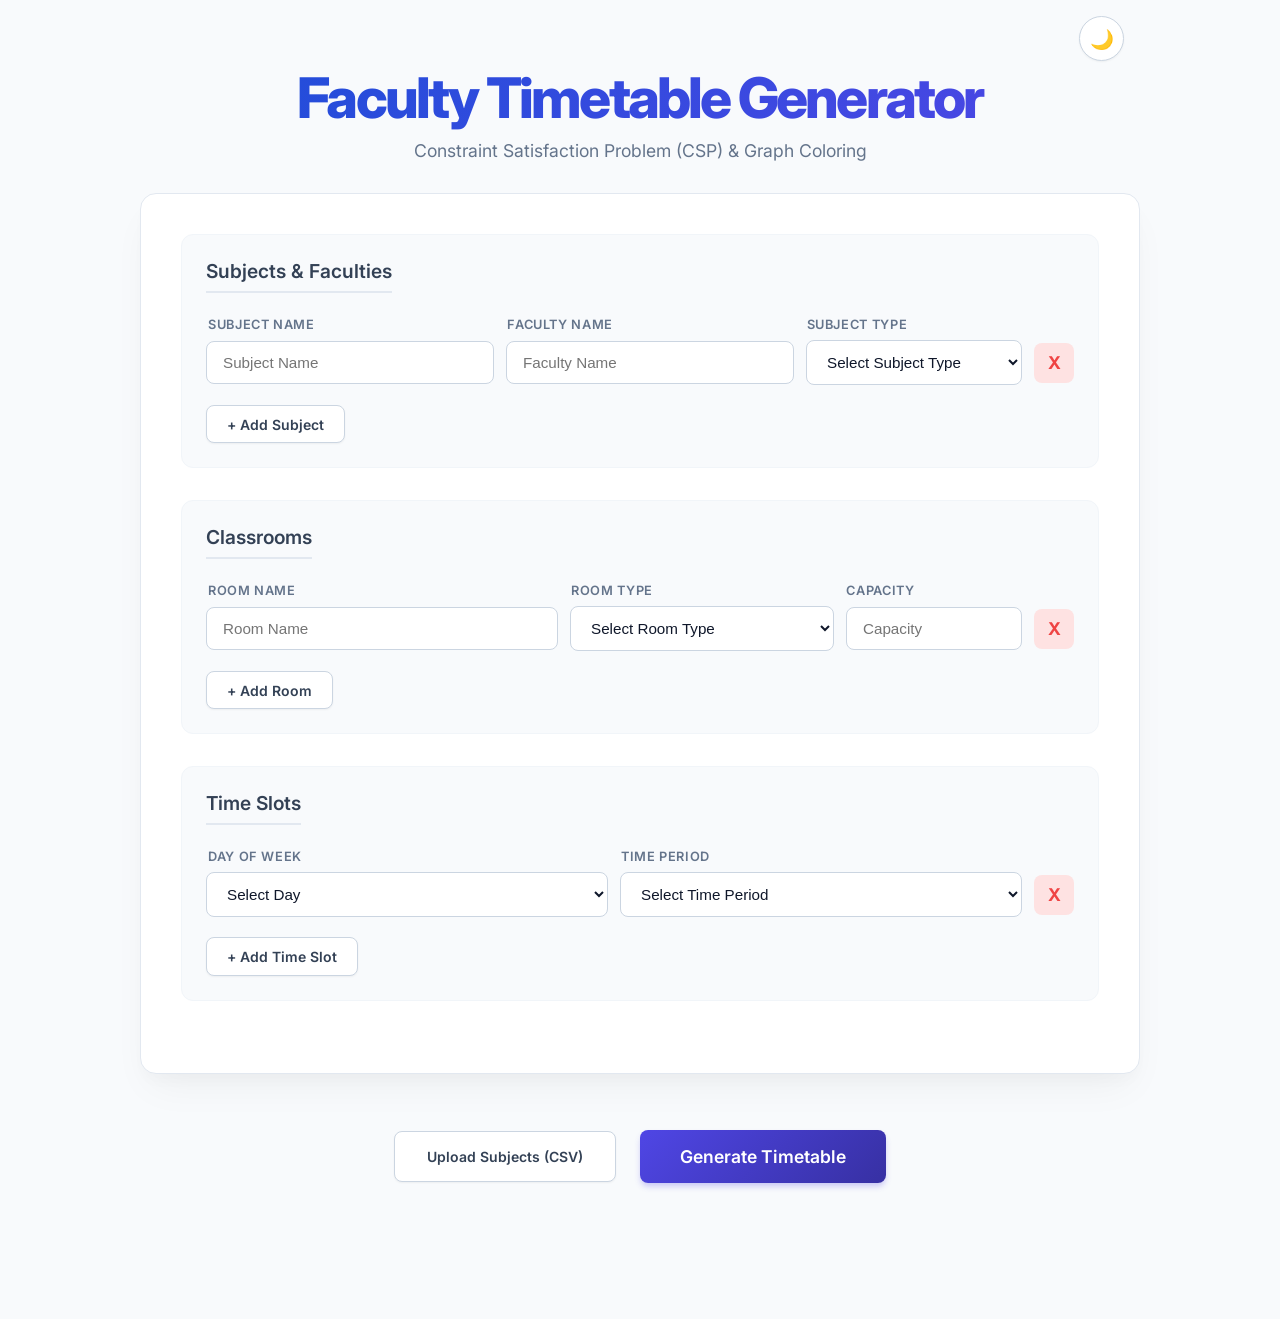
<file: frontend/index.html>
<!DOCTYPE html>
<html lang="en">
<head>
    <meta charset="UTF-8">
    <meta name="viewport" content="width=device-width, initial-scale=1.0">
    <title>AI Faculty Timetable Allocator</title>
    <link href="https://fonts.googleapis.com/css2?family=Inter:wght@400;500;600;700&display=swap" rel="stylesheet">
    <link rel="stylesheet" href="style.css"> <!-- Changed to relative for static viewing -->
</head>
<body>
    <div class="container">
        <header style="position: relative;">
            <button id="theme-toggle" class="secondary-btn print-hide" style="position: absolute; top: 1rem; right: 1rem; border-radius: 50%; width: 45px; height: 45px; display: flex; justify-content: center; align-items: center; font-size: 1.2rem; padding: 0;">🌙</button>
            <h1>Faculty Timetable Generator</h1>
            <p>Constraint Satisfaction Problem (CSP) & Graph Coloring</p>
        </header>

        <main>
            <div class="input-section glassmorphism">
                <!-- Data Entry Forms -->
                
                <div class="card">
                    <h2>Subjects & Faculties</h2>
                    <div class="row-headers grid-subjects">
                        <div>Subject Name</div>
                        <div>Faculty Name</div>
                        <div>Subject Type</div>
                        <div></div>
                    </div>
                    <div id="subjects-container">
                        <!-- Default Row -->
                    </div>
                    <button id="add-sub-btn" class="secondary-btn add-btn">+ Add Subject</button>
                </div>

                <div class="card">
                    <h2>Classrooms</h2>
                    <div class="row-headers grid-rooms">
                        <div>Room Name</div>
                        <div>Room Type</div>
                        <div>Capacity</div>
                        <div></div>
                    </div>
                    <div id="rooms-container">
                        <!-- Default Row -->
                    </div>
                    <button id="add-room-btn" class="secondary-btn add-btn">+ Add Room</button>
                </div>

                <div class="card">
                    <h2>Time Slots</h2>
                    <div class="row-headers grid-slots">
                        <div>Day of Week</div>
                        <div>Time Period</div>
                        <div></div>
                    </div>
                    <div id="slots-container">
                        <!-- Default Row -->
                    </div>
                    <button id="add-slot-btn" class="secondary-btn add-btn">+ Add Time Slot</button>
                </div>

            </div>

            <div class="action-section">
                <input type="file" id="csv-upload" accept=".csv" style="display: none;" />
                <button id="upload-csv-btn" class="secondary-btn" style="padding: 1rem 2rem;">Upload Subjects (CSV)</button>
                <button id="generate-btn" class="primary-btn">Generate Timetable</button>
                <div id="loading" class="hidden">Running AI Core... <div class="spinner"></div></div>
            </div>

            <div class="output-section glassmorphism hidden" id="output-section">
                <div style="display: flex; justify-content: space-between; align-items: center; border-bottom: 2px solid #e2e8f0; margin-bottom: 1.5rem; padding-bottom: 0.75rem;">
                    <h2 style="margin: 0; border: none; padding: 0;">Generated Timetable</h2>
                    <div>
                        <button class="secondary-btn print-hide" id="toggle-view-btn" style="margin-right: 0.5rem;">Calendar View</button>
                        <button class="secondary-btn print-hide" onclick="window.print()">Export PDF</button>
                    </div>
                </div>
                <div id="error-message" class="error hidden print-hide"></div>
                <div id="calendar-container"></div>
                <table id="schedule-table" class="hidden">
                    <thead>
                        <tr>
                            <th>Subject</th>
                            <th>Faculty</th>
                            <th>Time Slot</th>
                            <th>Room</th>
                            <th>Type</th>
                        </tr>
                    </thead>
                    <tbody id="schedule-body">
                        <!-- Rows injected via JS -->
                    </tbody>
                </table>
            </div>
        </main>
    </div>

    <script src="script.js"></script> <!-- Changed to relative -->
</body>
</html>
</file>
<file: frontend/style.css>
/* AI Premium Styling - Clear, Centered, Professional */
body {
    background-color: #f8fafc;
    color: #1e293b;
    font-family: 'Inter', -apple-system, BlinkMacSystemFont, "Segoe UI", Roboto, sans-serif;
    margin: 0;
    padding: 0;
    min-height: 100vh;
}

header {
    text-align: center;
    padding: 4rem 1rem 2rem;
}

header h1 {
    font-size: 3.5rem;
    font-weight: 800;
    color: #0f172a;
    letter-spacing: -0.05em;
    margin: 0 0 0.5rem;
    background: linear-gradient(135deg, #1d4ed8, #4f46e5, #9333ea, #1d4ed8);
    background-size: 300% 300%;
    -webkit-background-clip: text;
    background-clip: text;
    -webkit-text-fill-color: transparent;
    animation: gradientShift 5s ease infinite, pulseGlow 3s infinite alternate;
}

@keyframes gradientShift {
    0% { background-position: 0% 50%; }
    50% { background-position: 100% 50%; }
    100% { background-position: 0% 50%; }
}

@keyframes pulseGlow {
    0% { filter: drop-shadow(0 0 5px rgba(79, 70, 229, 0.2)); }
    100% { filter: drop-shadow(0 0 20px rgba(79, 70, 229, 0.6)); }
}

header p {
    color: #64748b;
    font-size: 1.1rem;
    max-width: 600px;
    margin: 0 auto;
}

.container {
    max-width: 1000px;
    margin: 0 auto;
    padding: 0 20px 80px;
}

.glassmorphism {
    background: #ffffff;
    border: 1px solid #e2e8f0;
    border-radius: 16px;
    padding: 2.5rem;
    box-shadow: 0 20px 40px -10px rgba(0, 0, 0, 0.05), 0 10px 15px -3px rgba(0, 0, 0, 0.02);
}

.card {
    background: #f8fafc;
    border: 1px solid #f1f5f9;
    border-radius: 12px;
    padding: 1.5rem;
    margin-bottom: 2rem;
}

.input-section h2 { 
    margin-top: 0; 
    margin-bottom: 1.5rem; 
    font-size: 1.2rem; 
    font-weight: 600; 
    color: #334155;
    border-bottom: 2px solid #e2e8f0;
    padding-bottom: 0.5rem;
    display: inline-block;
}

.input-row { display: grid; gap: 12px; margin-bottom: 12px; align-items: center; }
.grid-subjects { grid-template-columns: 2fr 2fr 1.5fr 40px; }
.grid-rooms { grid-template-columns: 2fr 1.5fr 1fr 40px; }
.grid-slots { grid-template-columns: 2fr 2fr 40px; }

input, select {
    width: 100%;
    padding: 0.75rem 1rem;
    border: 1px solid #cbd5e1;
    border-radius: 8px;
    font-size: 0.95rem;
    outline: none;
    box-sizing: border-box;
    background: #ffffff;
    color: #0f172a;
    transition: all 0.2s;
}
input:focus, select:focus { 
    border-color: #4f46e5; 
    box-shadow: 0 0 0 4px rgba(79, 70, 229, 0.1); 
}

button { 
    font-family: inherit; 
    font-weight: 600; 
    border-radius: 8px; 
    cursor: pointer; 
    transition: all 0.2s; 
    border: none; 
}

.primary-btn {
    background: linear-gradient(135deg, #4f46e5, #3730a3);
    color: white;
    padding: 1rem 2.5rem;
    font-size: 1.1rem;
    box-shadow: 0 4px 6px -1px rgba(79, 70, 229, 0.3);
}
.primary-btn:hover { 
    transform: translateY(-2px);
    box-shadow: 0 6px 12px -2px rgba(79, 70, 229, 0.4);
}

.secondary-btn {
    background: #ffffff;
    color: #334155;
    border: 1px solid #cbd5e1;
    padding: 0.6rem 1.25rem;
    font-size: 0.875rem;
    box-shadow: 0 1px 2px rgba(0,0,0,0.05);
}
.secondary-btn:hover { 
    background: #f8fafc; 
    border-color: #94a3b8;
}

.secondary-btn.add-btn {
    margin-top: 0.5rem;
}

.remove-btn {
    background: #fee2e2; color: #ef4444; width: 40px; height: 40px; padding: 0;
    display: flex; align-items: center; justify-content: center; font-weight: bold; border-radius: 8px; font-size: 1.1rem;
}
.remove-btn:hover { background: #fca5a5; color: #b91c1c; }

.row-headers {
    display: grid; gap: 12px; margin-bottom: 8px; color: #64748b; font-weight: 600; font-size: 0.8rem; padding-left: 2px; text-transform: uppercase; letter-spacing: 0.05em;
}

.action-section {
    display: flex;
    justify-content: center;
    align-items: center;
    gap: 1.5rem;
    margin: 3.5rem 0;
}

/* Spinner */
.spinner { border: 3px solid rgba(255,255,255,0.3); border-top: 3px solid white; border-radius: 50%; width: 20px; height: 20px; animation: spin 1s linear infinite; display: inline-block; vertical-align: middle; margin-left: 10px;}
@keyframes spin { 0% { transform: rotate(0deg); } 100% { transform: rotate(360deg); } }
.hidden { display: none !important; }

/* Table */
table { width: 100%; border-collapse: separate; border-spacing: 0; margin-top: 2rem; border-radius: 12px; overflow: hidden; background: white; border: 1px solid #e2e8f0; }
th, td { padding: 1.25rem 1rem; text-align: left; border-bottom: 1px solid #e2e8f0; color: #1e293b;}
th { background: #f8fafc; font-weight: 600; text-transform: uppercase; font-size: 0.75rem; letter-spacing: 0.1em; color: #64748b;}

.badge { padding: 0.35rem 0.85rem; border-radius: 9999px; font-size: 0.75rem; font-weight: 600; }
.badge-theory { background: #e0e7ff; color: #3730a3; }
.badge-lab { background: #fce7f3; color: #be185d; }

/* Advanced UI Print & Calendar Features */
@media print {
    body { background: white; padding: 0; color: black; }
    .input-section, .action-section, header, .print-hide, .remove-btn { display: none !important; }
    .glassmorphism { box-shadow: none; border: none; padding: 0; background: transparent; }
    .output-section { margin-top: 0; box-shadow: none; border: none; padding: 0; }
    #calendar-container { gap: 4px; }
    .cal-cell { page-break-inside: avoid; border: 1px solid #ccc; background: white;}
    .cal-event, .cal-time, .cal-header { -webkit-print-color-adjust: exact; print-color-adjust: exact; }
}

#calendar-container {
    display: none;
    grid-template-columns: 140px repeat(5, 1fr);
    gap: 12px;
    margin-top: 2rem;
}
#calendar-container.active { display: grid; }

.cal-header {
    background: #4f46e5; color: white; font-weight: 600; text-align: center;
    padding: 1rem; border-radius: 8px; font-size: 0.85rem; text-transform: uppercase; letter-spacing: 0.05em;
}
.cal-time {
    background: #f8fafc; color: #334155; font-weight: 600;
    font-size: 0.85rem; display: flex; align-items: center; justify-content: center;
    border-radius: 8px; text-align: center; padding: 0.75rem; border: 1px solid #e2e8f0;
}
.cal-cell {
    background: #ffffff; border: 1px dashed #cbd5e1;
    border-radius: 8px; padding: 0.5rem; min-height: 100px; display: flex; flex-direction: column; gap: 8px;
}
.cal-event {
    background: #ffffff; border-left: 4px solid #4f46e5; color: #1e293b;
    padding: 0.75rem; font-size: 0.85rem; border-radius: 6px; box-shadow: 0 2px 4px rgba(0,0,0,0.05); border-top: 1px solid #f1f5f9; border-right: 1px solid #f1f5f9; border-bottom: 1px solid #f1f5f9;
}
.cal-event.lab { border-left-color: #ec4899; }
.cal-event.theory { border-left-color: #6366f1; }

/* Dark Mode Overrides */
[data-theme="dark"] body { background-color: #0f172a; color: #f8fafc; }
[data-theme="dark"] h1, [data-theme="dark"] .input-section h2, [data-theme="dark"] th, [data-theme="dark"] .cal-time, [data-theme="dark"] .cal-event { color: #f8fafc; }
[data-theme="dark"] .glassmorphism { background-color: #1e293b; border-color: #334155; box-shadow: 0 20px 40px rgba(0,0,0,0.5); }
[data-theme="dark"] .card { background-color: #0f172a; border-color: #1e293b; }
[data-theme="dark"] input, [data-theme="dark"] select { background-color: #1e293b; color: #f8fafc; border-color: #334155; }
[data-theme="dark"] .secondary-btn { background-color: #1e293b; color: #f8fafc; border-color: #334155; }
[data-theme="dark"] .secondary-btn:hover { background-color: #334155; border-color: #475569; }
[data-theme="dark"] table, [data-theme="dark"] .cal-cell, [data-theme="dark"] th, [data-theme="dark"] td { background-color: #1e293b; border-color: #334155; }
[data-theme="dark"] .cal-time { background-color: #0f172a; border-color: #334155; }
[data-theme="dark"] .cal-event { background-color: #1e293b; border-top-color: #334155; border-right-color: #334155; border-bottom-color: #334155;}
[data-theme="dark"] header h1 { background: linear-gradient(135deg, #60a5fa, #818cf8, #c084fc, #60a5fa); background-size: 300% 300%; -webkit-background-clip: text; background-clip: text; -webkit-text-fill-color: transparent;}
[data-theme="dark"] header p { color: #94a3b8; }
</file>
<file: static/css/style.css>
/* AI Premium Styling - Clear, Centered, Professional */
body {
    background-color: #f8fafc;
    color: #1e293b;
    font-family: 'Inter', -apple-system, BlinkMacSystemFont, "Segoe UI", Roboto, sans-serif;
    margin: 0;
    padding: 0;
    min-height: 100vh;
}

header {
    text-align: center;
    padding: 4rem 1rem 2rem;
}

header h1 {
    font-size: 3.5rem;
    font-weight: 800;
    color: #0f172a;
    letter-spacing: -0.05em;
    margin: 0 0 0.5rem;
    background: linear-gradient(135deg, #1d4ed8, #4f46e5, #9333ea, #1d4ed8);
    background-size: 300% 300%;
    -webkit-background-clip: text;
    background-clip: text;
    -webkit-text-fill-color: transparent;
    animation: gradientShift 5s ease infinite, pulseGlow 3s infinite alternate;
}

@keyframes gradientShift {
    0% { background-position: 0% 50%; }
    50% { background-position: 100% 50%; }
    100% { background-position: 0% 50%; }
}

@keyframes pulseGlow {
    0% { filter: drop-shadow(0 0 5px rgba(79, 70, 229, 0.2)); }
    100% { filter: drop-shadow(0 0 20px rgba(79, 70, 229, 0.6)); }
}

header p {
    color: #64748b;
    font-size: 1.1rem;
    max-width: 600px;
    margin: 0 auto;
}

.container {
    max-width: 1000px;
    margin: 0 auto;
    padding: 0 20px 80px;
}

.glassmorphism {
    background: #ffffff;
    border: 1px solid #e2e8f0;
    border-radius: 16px;
    padding: 2.5rem;
    box-shadow: 0 20px 40px -10px rgba(0, 0, 0, 0.05), 0 10px 15px -3px rgba(0, 0, 0, 0.02);
}

.card {
    background: #f8fafc;
    border: 1px solid #f1f5f9;
    border-radius: 12px;
    padding: 1.5rem;
    margin-bottom: 2rem;
}

.input-section h2 { 
    margin-top: 0; 
    margin-bottom: 1.5rem; 
    font-size: 1.2rem; 
    font-weight: 600; 
    color: #334155;
    border-bottom: 2px solid #e2e8f0;
    padding-bottom: 0.5rem;
    display: inline-block;
}

.input-row { display: grid; gap: 12px; margin-bottom: 12px; align-items: center; }
.grid-subjects { grid-template-columns: 2fr 2fr 1.5fr 40px; }
.grid-rooms { grid-template-columns: 2fr 1.5fr 1fr 40px; }
.grid-slots { grid-template-columns: 2fr 2fr 40px; }

input, select {
    width: 100%;
    padding: 0.75rem 1rem;
    border: 1px solid #cbd5e1;
    border-radius: 8px;
    font-size: 0.95rem;
    outline: none;
    box-sizing: border-box;
    background: #ffffff;
    color: #0f172a;
    transition: all 0.2s;
}
input:focus, select:focus { 
    border-color: #4f46e5; 
    box-shadow: 0 0 0 4px rgba(79, 70, 229, 0.1); 
}

button { 
    font-family: inherit; 
    font-weight: 600; 
    border-radius: 8px; 
    cursor: pointer; 
    transition: all 0.2s; 
    border: none; 
}

.primary-btn {
    background: linear-gradient(135deg, #4f46e5, #3730a3);
    color: white;
    padding: 1rem 2.5rem;
    font-size: 1.1rem;
    box-shadow: 0 4px 6px -1px rgba(79, 70, 229, 0.3);
}
.primary-btn:hover { 
    transform: translateY(-2px);
    box-shadow: 0 6px 12px -2px rgba(79, 70, 229, 0.4);
}

.secondary-btn {
    background: #ffffff;
    color: #334155;
    border: 1px solid #cbd5e1;
    padding: 0.6rem 1.25rem;
    font-size: 0.875rem;
    box-shadow: 0 1px 2px rgba(0,0,0,0.05);
}
.secondary-btn:hover { 
    background: #f8fafc; 
    border-color: #94a3b8;
}

.secondary-btn.add-btn {
    margin-top: 0.5rem;
}

.remove-btn {
    background: #fee2e2; color: #ef4444; width: 40px; height: 40px; padding: 0;
    display: flex; align-items: center; justify-content: center; font-weight: bold; border-radius: 8px; font-size: 1.1rem;
}
.remove-btn:hover { background: #fca5a5; color: #b91c1c; }

.row-headers {
    display: grid; gap: 12px; margin-bottom: 8px; color: #64748b; font-weight: 600; font-size: 0.8rem; padding-left: 2px; text-transform: uppercase; letter-spacing: 0.05em;
}

.action-section {
    display: flex;
    justify-content: center;
    align-items: center;
    gap: 1.5rem;
    margin: 3.5rem 0;
}

/* Spinner */
.spinner { border: 3px solid rgba(255,255,255,0.3); border-top: 3px solid white; border-radius: 50%; width: 20px; height: 20px; animation: spin 1s linear infinite; display: inline-block; vertical-align: middle; margin-left: 10px;}
@keyframes spin { 0% { transform: rotate(0deg); } 100% { transform: rotate(360deg); } }
.hidden { display: none !important; }

/* Table */
table { width: 100%; border-collapse: separate; border-spacing: 0; margin-top: 2rem; border-radius: 12px; overflow: hidden; background: white; border: 1px solid #e2e8f0; }
th, td { padding: 1.25rem 1rem; text-align: left; border-bottom: 1px solid #e2e8f0; color: #1e293b;}
th { background: #f8fafc; font-weight: 600; text-transform: uppercase; font-size: 0.75rem; letter-spacing: 0.1em; color: #64748b;}

.badge { padding: 0.35rem 0.85rem; border-radius: 9999px; font-size: 0.75rem; font-weight: 600; }
.badge-theory { background: #e0e7ff; color: #3730a3; }
.badge-lab { background: #fce7f3; color: #be185d; }

/* Advanced UI Print & Calendar Features */
@media print {
    body { background: white; padding: 0; color: black; }
    .input-section, .action-section, header, .print-hide, .remove-btn { display: none !important; }
    .glassmorphism { box-shadow: none; border: none; padding: 0; background: transparent; }
    .output-section { margin-top: 0; box-shadow: none; border: none; padding: 0; }
    #calendar-container { gap: 4px; }
    .cal-cell { page-break-inside: avoid; border: 1px solid #ccc; background: white;}
    .cal-event, .cal-time, .cal-header { -webkit-print-color-adjust: exact; print-color-adjust: exact; }
}

#calendar-container {
    display: none;
    grid-template-columns: 140px repeat(5, 1fr);
    gap: 12px;
    margin-top: 2rem;
}
#calendar-container.active { display: grid; }

.cal-header {
    background: #4f46e5; color: white; font-weight: 600; text-align: center;
    padding: 1rem; border-radius: 8px; font-size: 0.85rem; text-transform: uppercase; letter-spacing: 0.05em;
}
.cal-time {
    background: #f8fafc; color: #334155; font-weight: 600;
    font-size: 0.85rem; display: flex; align-items: center; justify-content: center;
    border-radius: 8px; text-align: center; padding: 0.75rem; border: 1px solid #e2e8f0;
}
.cal-cell {
    background: #ffffff; border: 1px dashed #cbd5e1;
    border-radius: 8px; padding: 0.5rem; min-height: 100px; display: flex; flex-direction: column; gap: 8px;
}
.cal-event {
    background: #ffffff; border-left: 4px solid #4f46e5; color: #1e293b;
    padding: 0.75rem; font-size: 0.85rem; border-radius: 6px; box-shadow: 0 2px 4px rgba(0,0,0,0.05); border-top: 1px solid #f1f5f9; border-right: 1px solid #f1f5f9; border-bottom: 1px solid #f1f5f9;
}
.cal-event.lab { border-left-color: #ec4899; }
.cal-event.theory { border-left-color: #6366f1; }

/* Dark Mode Overrides */
[data-theme="dark"] body { background-color: #0f172a; color: #f8fafc; }
[data-theme="dark"] h1, [data-theme="dark"] .input-section h2, [data-theme="dark"] th, [data-theme="dark"] .cal-time, [data-theme="dark"] .cal-event { color: #f8fafc; }
[data-theme="dark"] .glassmorphism { background-color: #1e293b; border-color: #334155; box-shadow: 0 20px 40px rgba(0,0,0,0.5); }
[data-theme="dark"] .card { background-color: #0f172a; border-color: #1e293b; }
[data-theme="dark"] input, [data-theme="dark"] select { background-color: #1e293b; color: #f8fafc; border-color: #334155; }
[data-theme="dark"] .secondary-btn { background-color: #1e293b; color: #f8fafc; border-color: #334155; }
[data-theme="dark"] .secondary-btn:hover { background-color: #334155; border-color: #475569; }
[data-theme="dark"] table, [data-theme="dark"] .cal-cell, [data-theme="dark"] th, [data-theme="dark"] td { background-color: #1e293b; border-color: #334155; }
[data-theme="dark"] .cal-time { background-color: #0f172a; border-color: #334155; }
[data-theme="dark"] .cal-event { background-color: #1e293b; border-top-color: #334155; border-right-color: #334155; border-bottom-color: #334155;}
[data-theme="dark"] header h1 { background: linear-gradient(135deg, #60a5fa, #818cf8, #c084fc, #60a5fa); background-size: 300% 300%; -webkit-background-clip: text; background-clip: text; -webkit-text-fill-color: transparent;}
[data-theme="dark"] header p { color: #94a3b8; }
</file>
